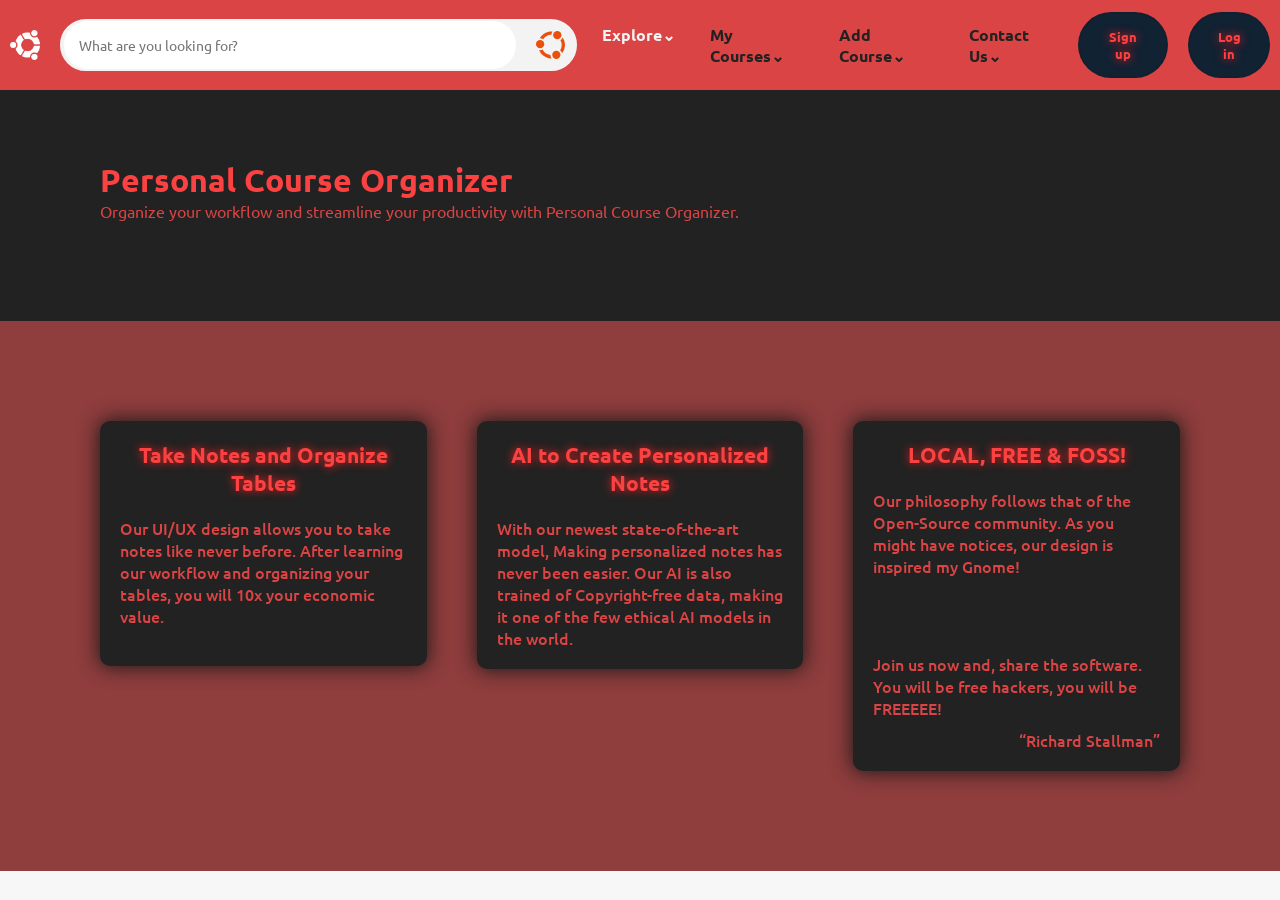
<file: index.html>
<!DOCTYPE html>
<html lang="en">
<head>
  <meta charset="UTF-8">
  <title>Personal Course Organizer</title>
  <meta name="viewport" content="width=device-width, initial-scale=1.0">
  <link rel="stylesheet" href="index__styles.css">
  <link rel="preconnect" href="https://fonts.googleapis.com">
  <link rel="preconnect" href="https://fonts.gstatic.com" crossorigin>
  <link href="https://fonts.googleapis.com/css2?family=Poppins:ital,wght@0,100;0,200;0,300;0,400;0,500;0,600;0,700;0,800;0,900;1,100;1,200;1,300;1,400;1,500;1,600;1,700;1,800;1,900&family=Roboto:ital,wght@0,100..900;1,100..900&family=Ubuntu:ital,wght@0,300;0,400;0,500;0,700;1,300;1,400;1,500;1,700&display=swap" rel="stylesheet">
</head>
<body>
<header class="hero">
  <nav class="nav">
      <nav class="nav__bar">
        <div class="left-section">
            <img class="home-icon" src="images/icons8-ubuntu-96(1).png">
            <form class="home-searchcontainer">
                <input class="home-searchbar" type="text" placeholder="What are you looking for?">
                    <a href="https://ubuntu.com/">
                        <img class="search-icon" src="images/Ubuntu-logo-no-wordmark-solid-o-2022.svg">
                    </a>
            </form>
        </div>
        <div class="right-section">
            <div class="dropdown-menus">
              <a class="dropdown dropdown--explore" href="index.html">
                <h4>Explore&#8964;</h4>
              </a>
              <a  class="dropdown dropdown--courses" href="courses.html">
                <h4>My Courses&#8964;</h4>
              </a>
              <a class="dropdown dropdown--addcourse" href="add__course.html">
                <h4>Add Course&#8964;</h4>
              </a>
              <a class="dropdown dropdown--contactus" href="contact__us.html">
                <h4>Contact Us&#8964;</h4>
              </a>
            </div>
            <div class="signlog-in-div">
                <button class="signlog-in">
                    Sign up
                </button>
                <button class="signlog-in">
                    Log in
                </button>
            </div>

        </div>
        <button class="hamburger" id="hamburger">&#9776;</button>
    </nav>
  </nav>
  <h1 class="hero__title">
    Personal Course Organizer
  </h1>
  <p class="hero__discription">
    Organize your workflow and streamline your productivity with Personal Course Organizer.

  </p>
</header>
  <section class="features">
    <section class="features__item">
      <section class="features__container">
        <h2 class="features__title">
          Take Notes and Organize Tables
        </h2>
        <p class="features_description">
          Our UI/UX design allows you to take notes
          like never before. After learning our workflow
          and organizing your tables, you will 10x your
          economic value.
        </p>

      </section>
      <section class="features__container">
        <h2 class="features__title">
          AI to Create Personalized Notes
        </h2>
        <p class="features_description">
          With our newest state-of-the-art model,
          Making personalized notes has never been easier.
          Our AI is also trained of Copyright-free data,
          making it one of the few ethical AI models in the world.
        </p>

      </section>
      <section class="features__container">
        <h2 class="features__title">
          LOCAL, FREE & FOSS!

        </h2>
        <p class="features_description">
          Our philosophy follows that of the Open-Source community.
          As you might have notices, our design is inspired my Gnome!
          <br>
          <br>
          <br>
          <br>
        </p>
          <p class="features_description" style="padding: 0 10px">
            Join us now and, share the software.
            You will be free hackers, you will be FREEEEE!
          </p>
          <p class="features_description" style="text-align: right">&#8220;Richard Stallman&#8221;</p>

      </section>
    </section>

  </section>
</body>
</html>
</file>
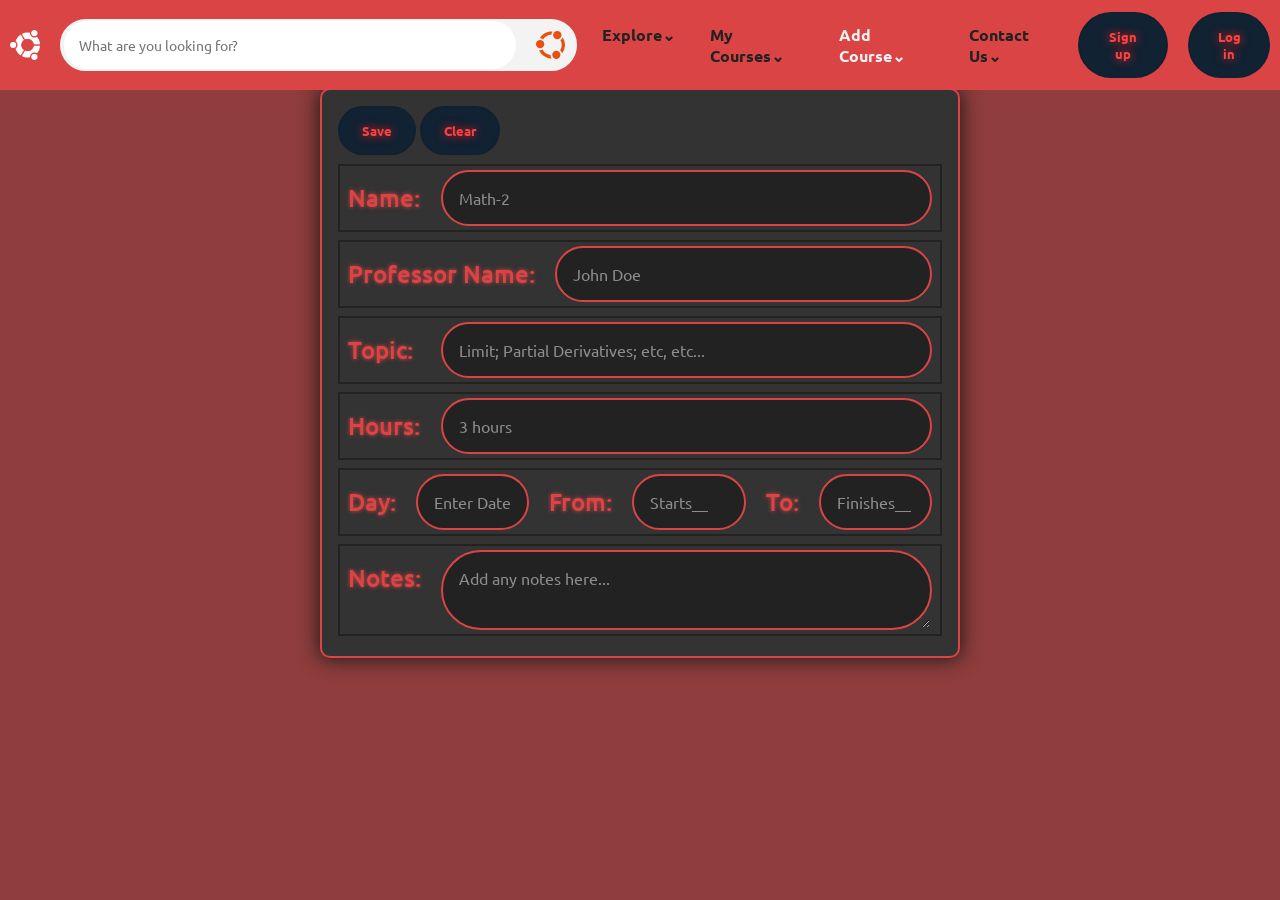
<file: add__course.html>
<!DOCTYPE html>
<html lang="en">
<head>
  <meta charset="UTF-8">
  <title>Add Course</title>
  <meta name="viewport" content="width=device-width, initial-scale=1.0">
  <link rel="stylesheet" href="add__course__styles.css">
  <link rel="preconnect" href="https://fonts.googleapis.com">
  <link rel="preconnect" href="https://fonts.gstatic.com" crossorigin>
  <link href="https://fonts.googleapis.com/css2?family=Poppins:ital,wght@0,100;0,200;0,300;0,400;0,500;0,600;0,700;0,800;0,900;1,100;1,200;1,300;1,400;1,500;1,600;1,700;1,800;1,900&family=Roboto:ital,wght@0,100..900;1,100..900&family=Ubuntu:ital,wght@0,300;0,400;0,500;0,700;1,300;1,400;1,500;1,700&display=swap" rel="stylesheet">
</head>
<body>
  <header class="hero">
    <nav class="nav">
        <nav class="nav__bar">
          <div class="left-section">
              <img class="home-icon" src="images/icons8-ubuntu-96(1).png">
              <form class="home-searchcontainer">
                  <input class="home-searchbar" type="text" placeholder="What are you looking for?">
                      <a href="https://ubuntu.com/">
                          <img class="search-icon" src="images/Ubuntu-logo-no-wordmark-solid-o-2022.svg">
                      </a>
              </form>
          </div>
          <div class="right-section">
            <div class="dropdown-menus">
              <a class="dropdown dropdown--explore" href="index.html">
                <h4>Explore&#8964;</h4>
              </a>
              <a  class="dropdown dropdown--courses" href="courses.html">
                <h4>My Courses&#8964;</h4>
              </a>
              <a class="dropdown dropdown--addcourse" href="add__course.html">
                <h4>Add Course&#8964;</h4>
              </a>
              <a class="dropdown dropdown--contactus" href="contact__us.html">
                <h4>Contact Us&#8964;</h4>
              </a>
            </div>
              <div class="signlog-in-div">
                  <button class="signlog-in">
                      Sign up
                  </button>
                  <button class="signlog-in">
                      Log in
                  </button>
              </div>

          </div>
          <button class="hamburger" id="hamburger">&#9776;</button>
      </nav>
    </nav>
  </header>
  <form class="addcourse">
    <div class="addcourse__item">
      <div class="addcourse__container">
        <div class="addcourse__flex">
            <div class="addcourse__buttons">
                <button class="addcourse__buttons--button">
                  Save
                </button>
                <button class="addcourse__buttons--button">
                  Clear
                </button>
            </div>
          <div class="addcourse__name">
            <h2 class="addcourse__header">Name:</h2>
            <input class="addcourse__input" type="text" placeholder="Math-2">
          </div>
          <div class="addcourse__name addcourse__name--professor">
            <h2 class="addcourse__header">Professor Name:</h2>
            <input class="addcourse__input" type="text" placeholder="John Doe">
          </div>
          <div class="addcourse__topic">
             <h2 class="addcourse__header">Topic:</h2>
            <input class="addcourse__input" type="text" placeholder="Limit; Partial Derivatives; etc, etc...">

          </div>
          <div class="addcourse__hours">
            <h2 class="addcourse__header">Hours:</h2>
            <input class="addcourse__input" type="text" placeholder="3 hours">

          </div>
          <div class="addcourse__time">
            <h2 class="addcourse__header">Day: </h2>
            <input class="addcourse__input" type="text" placeholder="Enter Date">
            <h2 class="addcourse__header">From: </h2>
            <input class="addcourse__input" type="text" placeholder="Starts__">
            <h2 class="addcourse__header"> To: </h2>
            <input class="addcourse__input" type="text" placeholder="Finishes__">

          </div>
          <div class="addcourse__notes">
            <h2 class="addcourse__header">Notes:</h2>
            <textarea class="addcourse__input" placeholder="Add any notes here..."></textarea>
          </div>
        </div>
      </div>
    </div>
  </form>

</body>
</html>
</file>
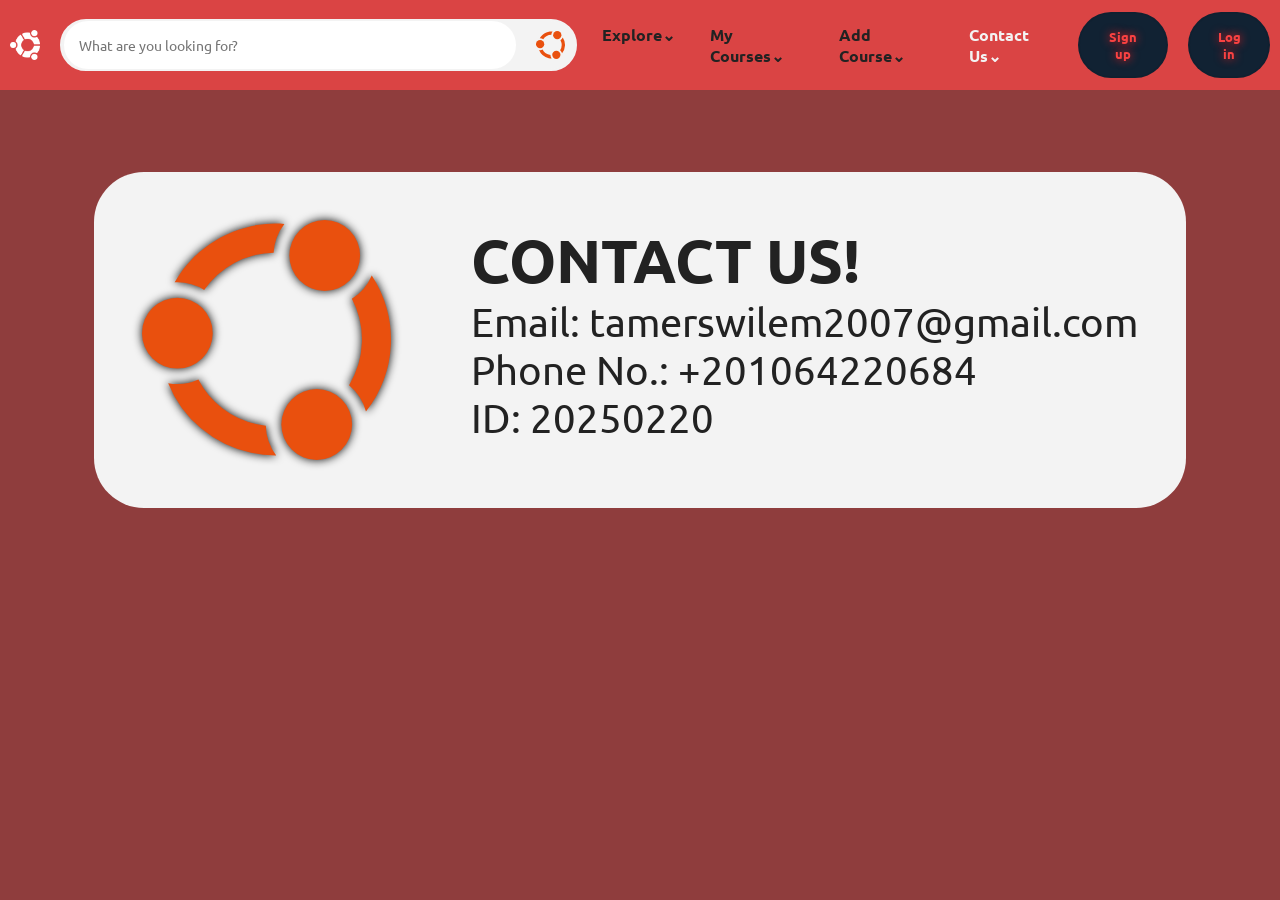
<file: contact__us.html>
<!DOCTYPE html>
<html lang="en">
<head>
  <meta charset="UTF-8">
  <title>Contact Us</title>
  <meta name="viewport" content="width=device-width, initial-scale=1.0">
  <link rel="stylesheet" href="contact__us__styles.css">
  <link rel="preconnect" href="https://fonts.googleapis.com">
  <link rel="preconnect" href="https://fonts.gstatic.com" crossorigin>
  <link href="https://fonts.googleapis.com/css2?family=Poppins:ital,wght@0,100;0,200;0,300;0,400;0,500;0,600;0,700;0,800;0,900;1,100;1,200;1,300;1,400;1,500;1,600;1,700;1,800;1,900&family=Roboto:ital,wght@0,100..900;1,100..900&family=Ubuntu:ital,wght@0,300;0,400;0,500;0,700;1,300;1,400;1,500;1,700&display=swap" rel="stylesheet">
</head>
<body>
  <header class="hero">
  <nav class="nav">
      <nav class="nav__bar">
        <div class="left-section">
            <img class="home-icon" src="images/icons8-ubuntu-96(1).png">
            <form class="home-searchcontainer">
                <input class="home-searchbar" type="text" placeholder="What are you looking for?">
                    <a href="https://ubuntu.com/">
                        <img class="search-icon" src="images/Ubuntu-logo-no-wordmark-solid-o-2022.svg">
                    </a>
            </form>
        </div>
        <div class="right-section">
            <div class="dropdown-menus">
              <a class="dropdown dropdown--explore" href="index.html">
                <h4>Explore&#8964;</h4>
              </a>
              <a  class="dropdown dropdown--courses" href="courses.html">
                <h4>My Courses&#8964;</h4>
              </a>
              <a class="dropdown dropdown--addcourse" href="add__course.html">
                <h4>Add Course&#8964;</h4>
              </a>
              <a class="dropdown dropdown--contactus" href="contact__us.html">
                <h4>Contact Us&#8964;</h4>
              </a>
            </div>
            <div class="signlog-in-div">
                <button class="signlog-in">
                    Sign up
                </button>
                <button class="signlog-in">
                    Log in
                </button>
            </div>

        </div>
        <button class="hamburger" id="hamburger">&#9776;</button>
    </nav>
  </nav>
</header>
  <section class="contactus">
    <div class="contactus__item">
      <div class="contactus__container">
        <div class="contactus__flex">
          <img class="contactus__icon" src="images/Ubuntu-logo-no-wordmark-solid-o-2022.svg">
          <div  class="contactus__info">
            <h1 class="contactus--header">
              CONTACT US!
            </h1>
            <p>Email: tamerswilem2007@gmail.com</p>
            <p>Phone No.: +201064220684</p>
            <p>ID: 20250220</p>
          </div>
        </div>
      </div>
    </div>
  </section>
</body>
</html>
</file>
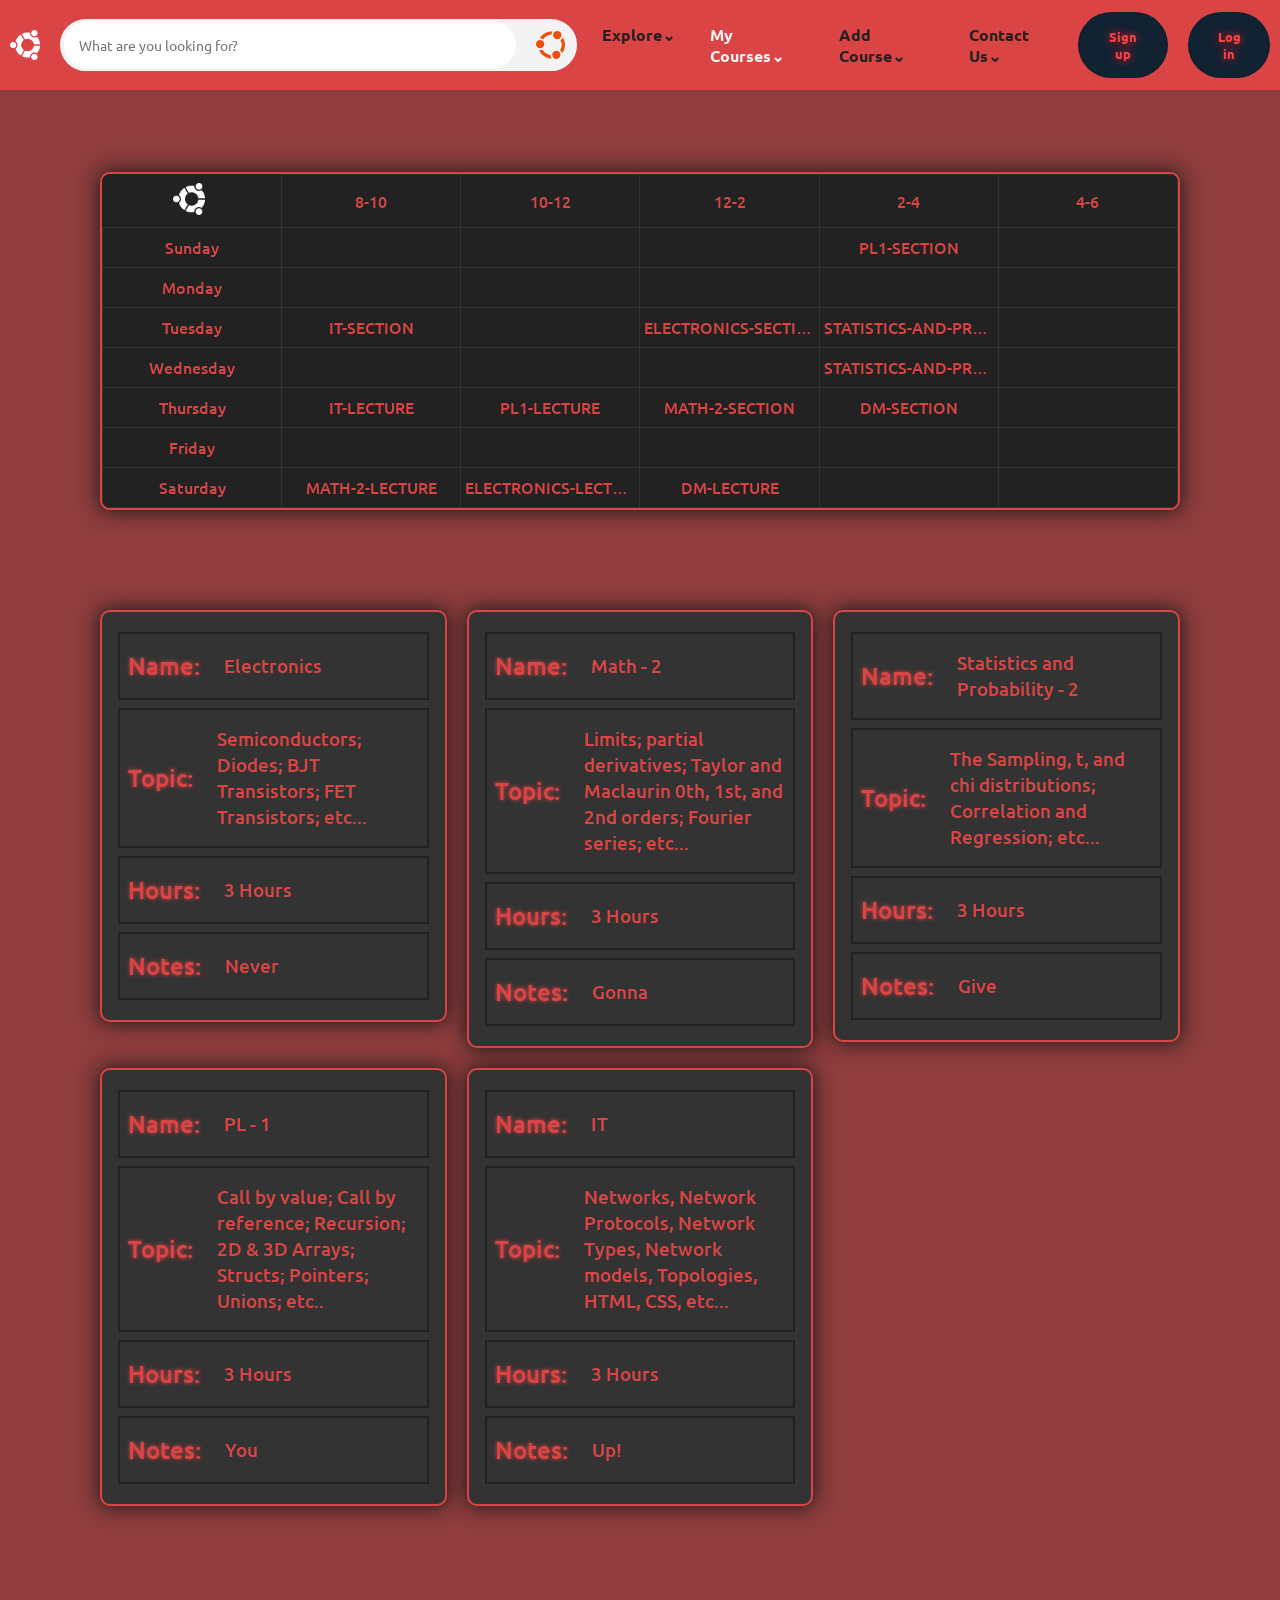
<file: courses.html>
<!DOCTYPE html>
<html lang="en">
<head>
  <meta charset="UTF-8">
  <title>Courses</title>
  <meta name="viewport" content="width=device-width, initial-scale=1.0">
  <link rel="stylesheet" href="courses-styles.css">
  <link rel="preconnect" href="https://fonts.googleapis.com">
  <link rel="preconnect" href="https://fonts.gstatic.com" crossorigin>
  <link href="https://fonts.googleapis.com/css2?family=Poppins:ital,wght@0,100;0,200;0,300;0,400;0,500;0,600;0,700;0,800;0,900;1,100;1,200;1,300;1,400;1,500;1,600;1,700;1,800;1,900&family=Roboto:ital,wght@0,100..900;1,100..900&family=Ubuntu:ital,wght@0,300;0,400;0,500;0,700;1,300;1,400;1,500;1,700&display=swap" rel="stylesheet">
</head>
<body>
  <header class="hero">
  <nav class="nav">
      <nav class="nav__bar">
        <div class="left-section">
            <img class="home-icon" src="images/icons8-ubuntu-96(1).png">
            <form class="home-searchcontainer">
                <input class="home-searchbar" type="text" placeholder="What are you looking for?">
                    <a href="https://ubuntu.com/">
                        <img class="search-icon" src="images/Ubuntu-logo-no-wordmark-solid-o-2022.svg">
                    </a>
            </form>
        </div>
        <div class="right-section">
            <div class="dropdown-menus">
              <a class="dropdown dropdown--explore" href="index.html">
                <h4>Explore&#8964;</h4>
              </a>
              <a  class="dropdown dropdown--courses" href="courses.html">
                <h4>My Courses&#8964;</h4>
              </a>
              <a class="dropdown dropdown--addcourse" href="add__course.html">
                <h4>Add Course&#8964;</h4>
              </a>
              <a class="dropdown dropdown--contactus" href="contact__us.html">
                <h4>Contact Us&#8964;</h4>
              </a>
            </div>
            <div class="signlog-in-div">
                <button class="signlog-in">
                    Sign up
                </button>
                <button class="signlog-in">
                    Log in
                </button>
            </div>

        </div>
        <button class="hamburger" id="hamburger">&#9776;</button>
    </nav>
  </nav>
</header>

  <section class="table">
    <div class="table__item">
      <table class="table__container">


        <tr>
            <th>
              <img class="table__icon" src="images/icons8-ubuntu-96(1).png">
            </th>
            <th class="table__period">8-10</th>
            <th class="table__period">10-12</th>
            <th class="table__period">12-2</th>
            <th class="table__period">2-4</th>
            <th class="table__period">4-6</th>
        </tr>

        <tr>
            <th class="table__day">Sunday</th>
            <td class="table__data"></td>
            <td class="table__data"></td>
            <td class="table__data"></td>
            <td class="table__data">PL1-SECTION</td>
            <td class="table__data"></td>
        </tr>


        <tr>
            <th class="table__day">Monday</th>
            <td class="table__data"></td>
            <td class="table__data"></td>
            <td class="table__data"></td>
            <td class="table__data"></td>
            <td class="table__data"></td>
        </tr>

        <tr>
            <th class="table__day">Tuesday</th>
            <td class="table__data">IT-SECTION</td>
            <td class="table__data"></td>
            <td class="table__data">ELECTRONICS-SECTION</td>
            <td class="table__data">STATISTICS-AND-PROBABILITY-2-LECTURE</td>
            <td class="table__data"></td>
        </tr>


        <tr>
            <th class="table__day">Wednesday</th>
            <td class="table__data"></td>
            <td class="table__data"></td>
            <td class="table__data"></td>
            <td class="table__data">STATISTICS-AND-PROBABILITY-2-SECTION</td>
            <td class="table__data"></td>
        </tr>


        <tr>
            <th class="table__day">Thursday</th>
            <td class="table__data">IT-LECTURE</td>
            <td class="table__data">PL1-LECTURE</td>
            <td class="table__data">MATH-2-SECTION</td>
            <td class="table__data">DM-SECTION</td>
            <td class="table__data"></td>
        </tr>


        <tr>
            <th class="table__day">Friday</th>
            <td class="table__data"></td>
            <td class="table__data"></td>
            <td class="table__data"></td>
            <td class="table__data"></td>
            <td class="table__data"></td>
        </tr>


        <tr>
            <th class="table__day">Saturday</th>
            <td class="table__data">MATH-2-LECTURE</td>
            <td class="table__data">ELECTRONICS-LECTURE</td>
            <td class="table__data">DM-LECTURE</td>
            <td class="table__data"></td>
            <td class="table__data"></td>
        </tr>


      </table>
    </div>

  </section>

  <form class="addcourse">
    <div class="addcourse__item">
      <div class="addcourse__container">
        <div class="addcourse__flex">
          <div class="addcourse__name">
            <h2 class="addcourse__header">Name:</h2>
            <p class="addcourse__data">Electronics</p>
          </div>
          <div class="addcourse__topic">
             <h2 class="addcourse__header">Topic:</h2>
             <p class="addcourse__data">Semiconductors; Diodes; BJT Transistors; FET Transistors; etc...</p>
          </div>
          <div class="addcourse__hours">
            <h2 class="addcourse__header">Hours:</h2>
            <p class="addcourse__data">3 Hours</p>
          </div>
          <div class="addcourse__notes">
            <h2 class="addcourse__header">Notes:</h2>
            <p class="addcourse__data">Never</p>
          </div>
        </div>
      </div>
      <div class="addcourse__container">
        <div class="addcourse__flex">
          <div class="addcourse__name">
            <h2 class="addcourse__header">Name:</h2>
            <p class="addcourse__data">Math - 2</p>
          </div>
          <div class="addcourse__topic">
             <h2 class="addcourse__header">Topic:</h2>
             <p class="addcourse__data">Limits; partial derivatives; Taylor and Maclaurin 0th, 1st, and 2nd orders; Fourier series; etc...</p>
          </div>
          <div class="addcourse__hours">
            <h2 class="addcourse__header">Hours:</h2>
            <p class="addcourse__data">3 Hours</p>
          </div>
          <div class="addcourse__notes">
            <h2 class="addcourse__header">Notes:</h2>
            <p class="addcourse__data">Gonna</p>
          </div>
        </div>
      </div>
      <div class="addcourse__container">
        <div class="addcourse__flex">
          <div class="addcourse__name">
            <h2 class="addcourse__header">Name:</h2>
            <p class="addcourse__data">Statistics and Probability - 2</p>
          </div>
          <div class="addcourse__topic">
             <h2 class="addcourse__header">Topic:</h2>
             <p class="addcourse__data">The Sampling, t, and chi distributions; Correlation and Regression; etc...</p>
          </div>
          <div class="addcourse__hours">
            <h2 class="addcourse__header">Hours:</h2>
            <p class="addcourse__data">3 Hours</p>
          </div>
          <div class="addcourse__notes">
            <h2 class="addcourse__header">Notes:</h2>
            <p class="addcourse__data">Give</p>
          </div>
        </div>
      </div>
      <div class="addcourse__container">
        <div class="addcourse__flex">
          <div class="addcourse__name">
            <h2 class="addcourse__header">Name:</h2>
            <p class="addcourse__data">PL - 1</p>
          </div>
          <div class="addcourse__topic">
             <h2 class="addcourse__header">Topic:</h2>
             <p class="addcourse__data">Call by value; Call by reference; Recursion; 2D & 3D Arrays; Structs; Pointers; Unions; etc..</p>
          </div>
          <div class="addcourse__hours">
            <h2 class="addcourse__header">Hours:</h2>
            <p class="addcourse__data">3 Hours</p>
          </div>
          <div class="addcourse__notes">
            <h2 class="addcourse__header">Notes:</h2>
            <p class="addcourse__data">You</p>
          </div>
        </div>
      </div>
      <div class="addcourse__container">
        <div class="addcourse__flex">
          <div class="addcourse__name">
            <h2 class="addcourse__header">Name:</h2>
            <p class="addcourse__data">IT</p>
          </div>
          <div class="addcourse__topic">
             <h2 class="addcourse__header">Topic:</h2>
             <p class="addcourse__data">Networks, Network Protocols, Network Types, Network models, Topologies, HTML, CSS, etc...</p>
          </div>
          <div class="addcourse__hours">
            <h2 class="addcourse__header">Hours:</h2>
            <p class="addcourse__data">3 Hours</p>
          </div>
          <div class="addcourse__notes">
            <h2 class="addcourse__header">Notes:</h2>
            <p class="addcourse__data">Up!</p>
          </div>
        </div>
      </div>

    </div>
  </form>




</body>
</html>
</file>
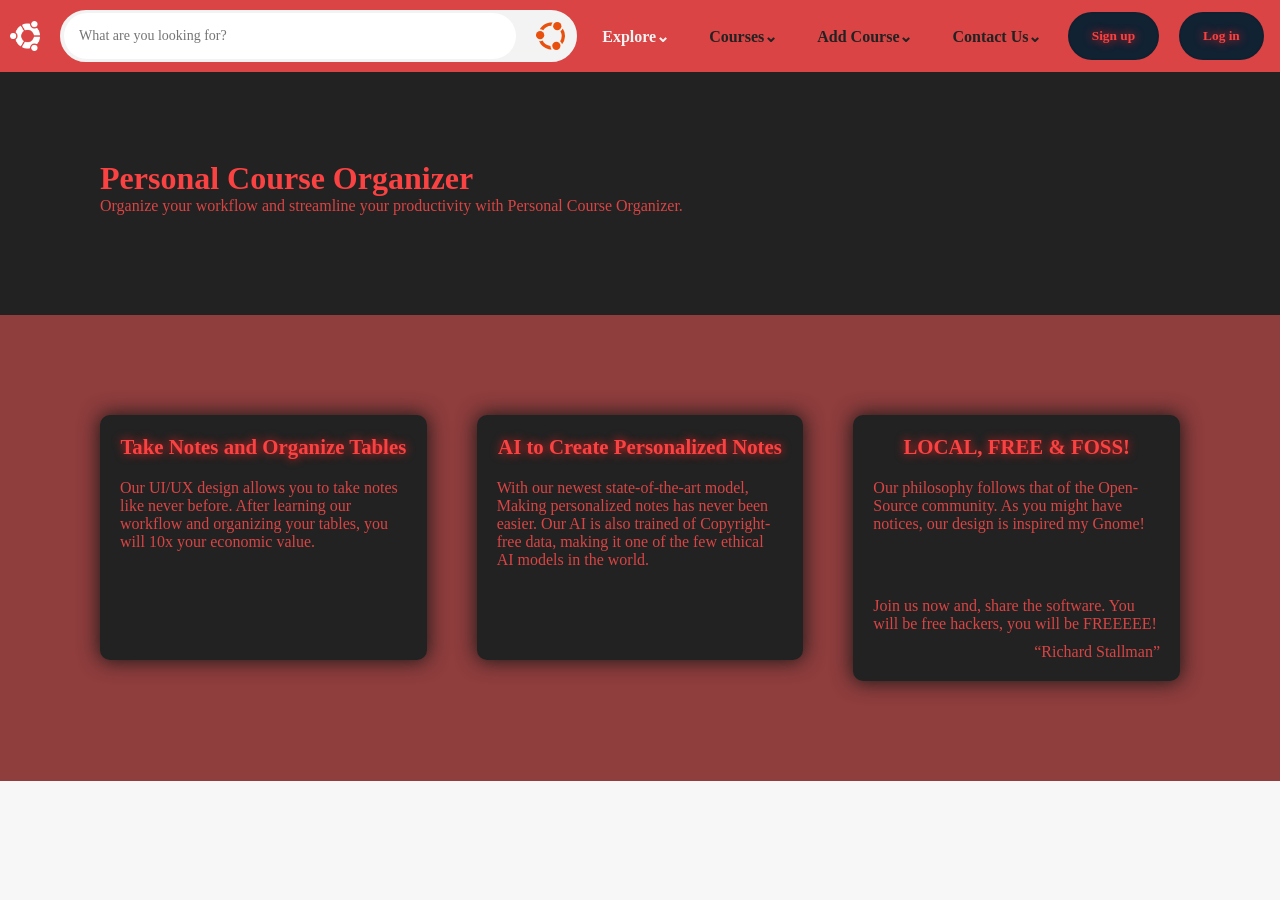
<file: home.html>
<!DOCTYPE html>
<html lang="en">
<head>
  <meta charset="UTF-8">
  <title>Personal Course Organizer</title>
  <link rel="stylesheet" href="home__styles.css">
</head>
<body>
<header class="hero">
  <nav class="nav">
      <nav class="nav__bar">
        <div class="left-section">
            <img class="home-icon" src="images/icons8-ubuntu-96(1).png">
            <form class="home-searchcontainer">
                <input class="home-searchbar" type="text" placeholder="What are you looking for?">
                    <a href="https://ubuntu.com/">
                        <img class="search-icon" src="images/Ubuntu-logo-no-wordmark-solid-o-2022.svg">
                    </a>
            </form>
        </div>
        <div class="right-section">
            <div class="dropdown-menus">
              <a class="dropdown dropdown--explore" href="home.html">
                <h4>Explore&#8964;</h4>
              </a>
              <a  class="dropdown dropdown--courses" href="courses.html">
                <h4>Courses&#8964;</h4>
              </a>
              <a class="dropdown dropdown--addcourse" href="add__course.html">
                <h4>Add Course&#8964;</h4>
              </a>
              <a class="dropdown dropdown--contactus" href="contact__us.html">
                <h4>Contact Us&#8964;</h4>
              </a>
            </div>
            <div class="signlog-in-div">
                <button class="signlog-in">
                    Sign up
                </button>
                <button class="signlog-in">
                    Log in
                </button>
            </div>

        </div>
        <button class="hamburger" id="hamburger">&#9776;</button>
    </nav>
  </nav>
  <h1 class="hero__title">
    Personal Course Organizer
  </h1>
  <p class="hero__discription">
    Organize your workflow and streamline your productivity with Personal Course Organizer.

  </p>
</header>
  <section class="features">
    <section class="features__item">
      <section class="features__container">
        <h2 class="features__title">
          Take Notes and Organize Tables
        </h2>
        <p class="features_description">
          Our UI/UX design allows you to take notes
          like never before. After learning our workflow
          and organizing your tables, you will 10x your
          economic value.
        </p>

      </section>
      <section class="features__container">
        <h2 class="features__title">
          AI to Create Personalized Notes
        </h2>
        <p class="features_description">
          With our newest state-of-the-art model,
          Making personalized notes has never been easier.
          Our AI is also trained of Copyright-free data,
          making it one of the few ethical AI models in the world.
        </p>

      </section>
      <section class="features__container">
        <h2 class="features__title">
          LOCAL, FREE & FOSS!

        </h2>
        <p class="features_description">
          Our philosophy follows that of the Open-Source community.
          As you might have notices, our design is inspired my Gnome!
          <br>
          <br>
          <br>
          <br>
        </p>
          <p class="features_description" style="padding: 0 10px">
            Join us now and, share the software.
            You will be free hackers, you will be FREEEEE!
          </p>
          <p class="features_description" style="text-align: right">&#8220;Richard Stallman&#8221;</p>

      </section>
    </section>

  </section>
</body>
</html>
</file>
<file: index__styles.css>
*{
    padding: 0;
    margin: 0;
    box-sizing: border-box;
}

body{
    font-family: Ubuntu, Ariel,Times, serif;
    background-color: #f7f7f7;
    color: #222;
    padding-top: 60px;
}
.hero{
    background-color: #222;
    padding: 100px;
}

/* HEADER SECTION */

.nav__bar{
    display: flex;
    align-items: center;
    justify-content: space-between;
    padding: 10px;
    position: fixed;
    top: 0;
    left: 0;
    right: 0;
    background-color: hsl(0 67% 56%);
}

/* LEFT SIDE OF HEADER */
.left-section{
    display: flex;
    align-items: center;
    gap: 20px;
    width: 45%;
}
.home-icon{
    height: 30px;
}

.home-searchcontainer{
    display: flex;
    flex: 1;
    align-items: center;
    gap: 10px;
    background-color: #f3f3f3;
    border: 2px solid #f3f3f3;
    transition: 100ms;
}
.home-searchbar{
    width: 100%;
    font-size: 14px;
    font-family: Ubuntu, Ariel, Times, serif;
    color: black;
    border: none;
    outline: none;
    padding: 15px 100px 15px 15px;
    margin-left: 2px;
    transition: 100ms;
}
.home-searchcontainer,
.home-searchbar{
    border-radius: 50px;
}
.home-searchcontainer:focus-within,
.home-searchbar:focus{
    background-color: white;
}
.home-searchcontainer:focus-within{
    background-color: white;
    border-color: lightpink;
    border-width: 2px;
    outline: none;
}
.search-icon{
    display: block;
    height: 3rem;
    padding: 10px;
}





/* RIGHT SIDE OF HEADER */
.right-section{
    display: flex;
    justify-content: space-between;
    align-items: center;
    width: 53%;
    gap: 20px;
}
.dropdown-menus{
    display: flex;
    gap: 35px;
}
.dropdown{
    font-family: Ubuntu, Ariel, Times, serif;
    color: #222222;
    text-decoration: none;
    padding: 14px 0;
}
.signlog-in-div{
    display: flex;
    gap: 20px;
    margin:0 auto;
}
.signlog-in{
    font-family: Ubuntu, Ariel, Times, serif;
    padding: 14px 22px;
    background-color: #123;
    border: 2px solid rgba(0,0,0,0.05);
    border-radius: 50px;
    transition: 100ms;
    color: hsl(0 95% 62%);
    text-shadow: 0 0 10px #ff2020;
    font-weight: bold;
}
.signlog-in:hover{
    font-family: Ubuntu, Ariel, Times, serif;
    color: white;
    font-weight: bold;
    background-color: black;
    padding: 14px 22px;
    border: 4px solid lightpink;
    border-radius: 50px;
    transition: 100ms;
}


/* HAMBURGER - hidden on desktop */

.hamburger {
    display: none;
    font-size: 1.5rem;
    background: none;
    border: none;
    color: white;
    cursor: pointer;
}

/* MOBILE BREAKPOINT */
@media (max-width: 768px) {
    .hamburger {
        display: block;
        margin: 12px;
    }

    .right-section {
        display: none;
    }

    .left-section{
        width: 100%;
    }
}




/* HERO SECTION */

.hero__title{
    color: hsl(0 95% 62%);
}

.hero__discription{
    color: hsl(0 67% 56%)
}

/* FEATURES SECTION */

.features{
    background-color: hsl(0, 40%, 40%);
}

.features__item{
    padding: 100px;
    display: grid;
    gap: 50px;
    grid-template-columns: repeat(auto-fill, minmax(min(300px, 100%), 1fr));
}

.features__container{
    aspect-ratio: 4/3;
    background: #222;
    border-radius: 10px;
    padding: 10px;
    box-shadow: 0 0 20px 1px #191919;
}

.features__title{

    padding: 10px 0;
    font-size: 1.3rem;
    text-align: center;
    color: hsl(0 95% 62%);
    text-shadow: 0 0 10px #ff2020;
}

.features_description {
    padding: 10px;
    font-size: 1rem;
    font-weight: 500;
    color: hsl(0 67% 56%)
}

@media (max-width: 768px) {
    .hero,
    .features__item {
        padding: 30px;
    }
}

/* ADDITIONAL */
.dropdown--explore{
    color: #f3f3f3;
}
</file>
<file: add__course__styles.css>
*{
    padding: 0;
    margin: 0;
    box-sizing: border-box;
}

body{
    font-family: Ubuntu, Ariel,Times, serif;
    height: 100vh;
    background-color: hsl(0, 40%, 40%);
    padding-top: 72px;
    color: #222;
}

/* HEADER SECTION */

.nav__bar{
    display: flex;
    align-items: center;
    justify-content: space-between;
    padding: 10px;
    position: fixed;
    top: 0;
    left: 0;
    right: 0;
    background-color: hsl(0 67% 56%);
}

/* LEFT SIDE OF HEADER */
.left-section{
    display: flex;
    align-items: center;
    gap: 20px;
    width: 45%;
}
.home-icon{
    height: 30px;
}

.home-searchcontainer{
    display: flex;
    flex: 1;
    align-items: center;
    gap: 10px;
    background-color: #f3f3f3;
    border: 2px solid #f3f3f3;
    transition: 100ms;
}
.home-searchbar{
    width: 100%;
    font-size: 14px;
    font-family: Ubuntu, Ariel, Times, serif;
    color: black;
    border: none;
    outline: none;
    padding: 15px 100px 15px 15px;
    margin-left: 2px;
    transition: 100ms;
}
.home-searchcontainer,
.home-searchbar{
    border-radius: 50px;
}
.home-searchcontainer:focus-within,
.home-searchbar:focus{
    background-color: white;
}
.home-searchcontainer:focus-within{
    background-color: white;
    border-color: lightpink;
    border-width: 2px;
    outline: none;
}
.search-icon{
    display: block;
    height: 3rem;
    padding: 10px;
}





/* RIGHT SIDE OF HEADER */
.right-section{
    display: flex;
    justify-content: space-between;
    align-items: center;
    width: 53%;
    gap: 20px;
}
.dropdown-menus{
    display: flex;
    gap: 35px;
}
.dropdown{
    font-family: Ubuntu, Ariel, Times, serif;
    color: #222222;
    text-decoration: none;
    padding: 14px 0;
}
.signlog-in-div{
    display: flex;
    gap: 20px;
    margin:0 auto;
}
.signlog-in{
    font-family: Ubuntu, Ariel, Times, serif;
    padding: 14px 22px;
    background-color: #123;
    border: 2px solid rgba(0,0,0,0.05);
    border-radius: 50px;
    transition: 100ms;
    color: hsl(0 95% 62%);
    text-shadow: 0 0 10px #ff2020;
    font-weight: bold;
}
.signlog-in:hover{
    font-family: Ubuntu, Ariel, Times, serif;
    color: white;
    font-weight: bold;
    background-color: black;
    padding: 14px 22px;
    border: 4px solid lightpink;
    border-radius: 50px;
    transition: 100ms;
}


/* HAMBURGER - hidden on desktop */

.hamburger {
    display: none;
    font-size: 1.5rem;
    background: none;
    border: none;
    color: white;
    cursor: pointer;
}

/* MOBILE BREAKPOINT */
@media (max-width: 768px) {
    .hamburger {
        display: block;
        margin: 12px;
    }

    .right-section {
        display: none;
    }

    .left-section{
        width: 100%;
    }
}



/* FORM - SECTION */

.addcourse__container{
    margin: 1rem;
}


.addcourse__flex{
    display: flex;
    flex-direction: column;
    padding: 1rem;
    border: 2px solid hsl(0 67% 56%);
    border-radius: 10px;
    overflow: hidden;
    box-shadow: 0 0 20px 1px #191919;
    background-color: #333;
    max-width: 40rem;
    margin: 0 auto;
}

.addcourse__buttons{
    margin-bottom: 0.3rem;
}
.addcourse__buttons--button{
    font-family: Ubuntu, Ariel, Times, serif;
    padding: 14px 22px;
    background-color: #123;
    border: 2px solid rgba(0,0,0,0.05);
    border-radius: 50px;
    transition: 100ms;
    color: hsl(0 95% 62%);
    text-shadow: 0 0 10px #ff2020;
    font-weight: bold;
}
.addcourse__buttons--button:hover{
    font-family: Ubuntu, Ariel, Times, serif;
    color: white;
    font-weight: bold;
    background-color: black;
    padding: 14px 22px;
    border: 4px solid lightpink;
    border-radius: 50px;
    transition: 100ms;
}

.addcourse__name,
.addcourse__topic,
.addcourse__hours,
.addcourse__time,
.addcourse__notes{
    display: flex;
    gap: 20px;
    justify-content: space-between;
    border: 2px solid #222;
    margin: 4px 0;
    padding: 0 8px;
    white-space: nowrap;
}

.addcourse__header{
    font-weight: 500;
    font-family: Ubuntu, Ariel, Times, serif;
    color: hsl(0 67% 56%);
    text-shadow: 0 0 4px hsl(0 67% 56%);
    padding: 1rem 0;
}

.addcourse__notes textarea {
    resize: vertical;
    min-height: 80px;
}

.addcourse__input{
    width: 84%;
    margin: 4px 0;
    padding: 1rem;
    border: 2px solid hsl(0 67% 56%);
    border-radius: 50px;
    background: #222;
    color: #f7f7f7;
    font-family: Ubuntu, Ariel, Times, serif;
    font-size: 1rem;
}

.addcourse__input:focus{
    outline: none;
}

.addcourse__input::placeholder {
    color: #f7f7f7;
    opacity: 0.5; /* optional, browsers sometimes dim it automatically */
}

/* ADDITIONAL */
.dropdown--addcourse{
    color: #f3f3f3;
}
</file>
<file: contact__us__styles.css>
*{
    padding: 0;
    margin: 0;
    box-sizing: border-box;
}

body{
    font-family: Ubuntu, Ariel,Times, serif;
    height: 100vh;
    background-color: hsl(0, 40%, 40%);
    padding-top: 72px;
    color: #222;
}

/* HEADER SECTION */

.nav__bar{
    display: flex;
    align-items: center;
    justify-content: space-between;
    padding: 10px;
    position: fixed;
    top: 0;
    left: 0;
    right: 0;
    background-color: hsl(0 67% 56%);
}

/* LEFT SIDE OF HEADER */
.left-section{
    display: flex;
    align-items: center;
    gap: 20px;
    width: 45%;
}
.home-icon{
    height: 30px;
}

.home-searchcontainer{
    display: flex;
    flex: 1;
    align-items: center;
    gap: 10px;
    background-color: #f3f3f3;
    border: 2px solid #f3f3f3;
    transition: 100ms;
}
.home-searchbar{
    width: 100%;
    font-size: 14px;
    font-family: Ubuntu, Ariel, Times, serif;
    color: black;
    border: none;
    outline: none;
    padding: 15px 100px 15px 15px;
    margin-left: 2px;
    transition: 100ms;
}
.home-searchcontainer,
.home-searchbar{
    border-radius: 50px;
}
.home-searchcontainer:focus-within,
.home-searchbar:focus{
    background-color: white;
}
.home-searchcontainer:focus-within{
    background-color: white;
    border-color: lightpink;
    border-width: 2px;
    outline: none;
}
.search-icon{
    display: block;
    height: 3rem;
    padding: 10px;
}





/* RIGHT SIDE OF HEADER */
.right-section{
    display: flex;
    justify-content: space-between;
    align-items: center;
    width: 53%;
    gap: 20px;
}
.dropdown-menus{
    display: flex;
    gap: 35px;
}
.dropdown{
    font-family: Ubuntu, Ariel, Times, serif;
    color: #222222;
    text-decoration: none;
    padding: 14px 0;
}
.signlog-in-div{
    display: flex;
    gap: 20px;
    margin:0 auto;
}
.signlog-in{
    font-family: Ubuntu, Ariel, Times, serif;
    padding: 14px 22px;
    background-color: #123;
    border: 2px solid rgba(0,0,0,0.05);
    border-radius: 50px;
    transition: 100ms;
    color: hsl(0 95% 62%);
    text-shadow: 0 0 10px #ff2020;
    font-weight: bold;
}
.signlog-in:hover{
    font-family: Ubuntu, Ariel, Times, serif;
    color: white;
    font-weight: bold;
    background-color: black;
    padding: 14px 22px;
    border: 4px solid lightpink;
    border-radius: 50px;
    transition: 100ms;
}


/* HAMBURGER - hidden on desktop */

.hamburger {
    display: none;
    font-size: 1.5rem;
    background: none;
    border: none;
    color: white;
    cursor: pointer;
}

/* MOBILE BREAKPOINT */
@media (max-width: 768px) {
    .hamburger {
        display: block;
        margin: 12px;
    }

    .right-section {
        display: none;
    }

    .left-section{
        width: 100%;
    }
}


/* CONTACT US - SECTION */
.contactus__container{
    background-color: #f3f3f3;
    width: fit-content;
    padding: 3rem;
    border-radius: 50px;
    margin: 100px auto;
}
.contactus__flex{
    display: flex;
    flex-direction: row;
    gap: 5rem;
}

.contactus__icon{
    height: 15rem;
    filter: drop-shadow(0 0 5px #050505);
}

.contactus__info{
    font-family: Ubuntu, Ariel, Times, serif;
    font-size: 40px;
}

/* ADDITIONAL */
.dropdown--contactus{
    color: #f3f3f3;
}


@media (max-width: 768px) {
    .contactus__flex{
        flex-direction: column;
        width: fit-content;
    }
    .contactus--header{
        font-size: 1.4rem;
    }
    .contactus__info{
        font-size: 1.4rem;
    }
    .contactus__icon{
        height: 6rem;
    }
}
</file>
<file: courses-styles.css>
*{
    padding: 0;
    margin: 0;
    box-sizing: border-box;
}

body{
    font-family: Ubuntu, Ariel, Times, serif;
    height: 100vh;
    background-color: hsl(0, 40%, 40%);
    padding-top: 72px;
    color: #222;
}


/* HEADER SECTION */

.nav__bar{
    display: flex;
    align-items: center;
    justify-content: space-between;
    padding: 10px;
    position: fixed;
    top: 0;
    left: 0;
    right: 0;
    background-color: hsl(0 67% 56%);
}

/* LEFT SIDE OF HEADER */
.left-section{
    display: flex;
    align-items: center;
    gap: 20px;
    width: 45%;
}
.home-icon{
    height: 30px;
}

.home-searchcontainer{
    display: flex;
    flex: 1;
    align-items: center;
    gap: 10px;
    background-color: #f3f3f3;
    border: 2px solid #f3f3f3;
    transition: 100ms;
}
.home-searchbar{
    width: 100%;
    font-size: 14px;
    font-family: Ubuntu, Ariel, Times, serif;
    color: black;
    border: none;
    outline: none;
    padding: 15px 100px 15px 15px;
    margin-left: 2px;
    transition: 100ms;
}
.home-searchcontainer,
.home-searchbar{
    border-radius: 50px;
}
.home-searchcontainer:focus-within,
.home-searchbar:focus{
    background-color: white;
}
.home-searchcontainer:focus-within{
    background-color: white;
    border-color: lightpink;
    border-width: 2px;
    outline: none;
}
.search-icon{
    display: block;
    height: 3rem;
    padding: 10px;
}





/* RIGHT SIDE OF HEADER */
.right-section{
    display: flex;
    justify-content: space-between;
    align-items: center;
    width: 53%;
    gap: 20px;
}
.dropdown-menus{
    display: flex;
    gap: 35px;
}
.dropdown{
    font-family: Ubuntu, Ariel, Times, serif;
    color: #222222;
    text-decoration: none;
    padding: 14px 0;
}
.signlog-in-div{
    display: flex;
    gap: 20px;
    margin:0 auto;
}
.signlog-in{
    font-family: Ubuntu, Ariel, Times, serif;
    padding: 14px 22px;
    background-color: #123;
    border: 2px solid rgba(0,0,0,0.05);
    border-radius: 50px;
    transition: 100ms;
    color: hsl(0 95% 62%);
    text-shadow: 0 0 10px #ff2020;
    font-weight: bold;
}
.signlog-in:hover{
    font-family: Ubuntu, Ariel, Times, serif;
    color: white;
    font-weight: bold;
    background-color: black;
    padding: 14px 22px;
    border: 4px solid lightpink;
    border-radius: 50px;
    transition: 100ms;
}


/* HAMBURGER - hidden on desktop */

.hamburger {
    display: none;
    font-size: 1.5rem;
    background: none;
    border: none;
    color: white;
    cursor: pointer;
}

/* MOBILE BREAKPOINT */
@media (max-width: 768px) {
    .hamburger {
        display: block;
        margin: 12px;
    }

    .right-section {
        display: none;
    }

    .left-section{
        width: 100%;
    }
}



/* TABLE SECTION */

.table__icon{
    height: 3rem;
    padding: 0.5rem;
    margin-right: 5px;
}
.table__item {
    margin: 100px;
    border: 2px solid hsl(0 67% 56%);
    border-radius: 10px;
    overflow: hidden;
    box-shadow: 0 0 20px 1px #191919;
}

.table__container{
    background-color: #222;
    border-collapse: collapse;
    width: 100%;
    table-layout: fixed;
}

.table__data, .table__day, .table__period {
    overflow: hidden;
    text-overflow: ellipsis;
    white-space: nowrap;
    border: 1px solid #333;
    padding: 0 4px;
    font-weight: 500;
    color: hsl(0 67% 56%)
}

.table__day{
    padding: 5px;

}
.table__period{
    padding: 5px;
}

.table__data{
    width: 20%;
    height: 40px;
    text-align: center;
}

@media (max-width: 700px) {
    .table__item{
        margin: 50px;
    }

}


/* Course Display - SECTION */

.addcourse{
    padding: 0 100px 100px 100px;
}

.addcourse__item {
    display: grid;
    grid-template-columns: repeat(auto-fill, minmax(min(300px, 100%), 1fr));
    gap: 20px;
}

.addcourse__container{

}


.addcourse__flex{
    display: flex;
    flex-direction: column;
    padding: 1rem;
    border: 2px solid hsl(0 67% 56%);
    border-radius: 10px;
    overflow: hidden;
    box-shadow: 0 0 20px 1px #191919;
    background-color: #333;
}

.addcourse__name,
.addcourse__topic,
.addcourse__hours,
.addcourse__notes{
    display: flex;
    gap: 1.5rem;
    align-items: center;
    border: 2px solid #222;
    margin: 4px 0;
    padding: 0 8px;
}

.addcourse__header{
    font-weight: 500;
    font-family: Ubuntu, Ariel, Times, serif;
    color: hsl(0 67% 56%);
    text-shadow: 0 0 4px hsl(0 67% 56%);
    padding: 1rem 0;
}

.addcourse__data{
    font-weight: 500;
    font-family: Ubuntu, Ariel, Times, serif;
    color: hsl(0 67% 56%);
    font-size: 1.2rem;
    padding: 1rem 0;
}

/* ADDITIONAL */
.dropdown--courses{
    color: #f3f3f3;
}
</file>
<file: home__styles.css>
*{
    padding: 0;
    margin: 0;
    box-sizing: border-box;
}

body{
    font-family: Ubuntu, Ariel,Times, serif;
    background-color: #f7f7f7;
    color: #222;
    padding-top: 60px;
}
.hero{
    background-color: #222;
    padding: 100px;
}

/* HEADER SECTION */

.nav__bar{
    display: flex;
    align-items: center;
    justify-content: space-between;
    padding: 10px;
    position: fixed;
    top: 0;
    left: 0;
    right: 0;
    background-color: hsl(0 67% 56%);
}

/* LEFT SIDE OF HEADER */
.left-section{
    display: flex;
    align-items: center;
    gap: 20px;
    width: 45%;
}
.home-icon{
    height: 30px;
}

.home-searchcontainer{
    display: flex;
    flex: 1;
    align-items: center;
    gap: 10px;
    background-color: #f3f3f3;
    border: 2px solid #f3f3f3;
    transition: 100ms;
}
.home-searchbar{
    width: 100%;
    font-size: 14px;
    font-family: Ubuntu, Ariel, Times, serif;
    color: black;
    border: none;
    outline: none;
    padding: 15px 100px 15px 15px;
    margin-left: 2px;
    transition: 100ms;
}
.home-searchcontainer,
.home-searchbar{
    border-radius: 50px;
}
.home-searchcontainer:focus-within,
.home-searchbar:focus{
    background-color: white;
}
.home-searchcontainer:focus-within{
    background-color: white;
    border-color: lightpink;
    border-width: 2px;
    outline: none;
}
.search-icon{
    display: block;
    height: 3rem;
    padding: 10px;
}





/* RIGHT SIDE OF HEADER */
.right-section{
    display: flex;
    justify-content: space-between;
    align-items: center;
    width: 53%;
    gap: 20px;
}
.dropdown-menus{
    display: flex;
    gap: 40px;
}
.dropdown{
    font-family: Ubuntu, Ariel, Times, serif;
    color: #222222;
    text-decoration: none;
    padding: 14px 0;
}
.signlog-in-div{
    display: flex;
    gap: 20px;
    margin:0 auto;
}
.signlog-in{
    font-family: Ubuntu, Ariel, Times, serif;
    padding: 14px 22px;
    background-color: #123;
    border: 2px solid rgba(0,0,0,0.05);
    border-radius: 50px;
    transition: 100ms;
    color: hsl(0 95% 62%);
    text-shadow: 0 0 10px #ff2020;
    font-weight: bold;
}
.signlog-in:hover{
    font-family: Ubuntu, Ariel, Times, serif;
    color: white;
    font-weight: bold;
    background-color: black;
    padding: 14px 22px;
    border: 4px solid lightpink;
    border-radius: 50px;
    transition: 100ms;
}


/* HAMBURGER - hidden on desktop */

.hamburger {
    display: none;
    font-size: 1.5rem;
    background: none;
    border: none;
    color: white;
    cursor: pointer;
}

/* MOBILE BREAKPOINT */
@media (max-width: 768px) {
    .hamburger {
        display: block;
        margin: 12px;
    }

    .right-section {
        display: none;
    }

    .left-section{
        width: 100%;
    }
}




/* HERO SECTION */

.hero__title{
    color: hsl(0 95% 62%);
}

.hero__discription{
    color: hsl(0 67% 56%)
}

/* FEATURES SECTION */

.features{
    background-color: hsl(0, 40%, 40%);
}

.features__item{
    padding: 100px;
    display: grid;
    gap: 50px;
    grid-template-columns: repeat(auto-fill, minmax(300px, 1fr));
}

.features__container{
    aspect-ratio: 4/3;
    background: #222;
    border-radius: 10px;
    padding: 10px;
    box-shadow: 0 0 20px 1px #191919;
}

.features__title{

    padding: 10px 0;
    font-size: 1.3rem;
    text-align: center;
    color: hsl(0 95% 62%);
    text-shadow: 0 0 10px #ff2020;
}

.features_description {
    padding: 10px;
    font-size: 1rem;
    font-weight: 500;
    color: hsl(0 67% 56%)
}

/* ADDITIONAL */
.dropdown--explore{
    color: #f3f3f3;
}
</file>
